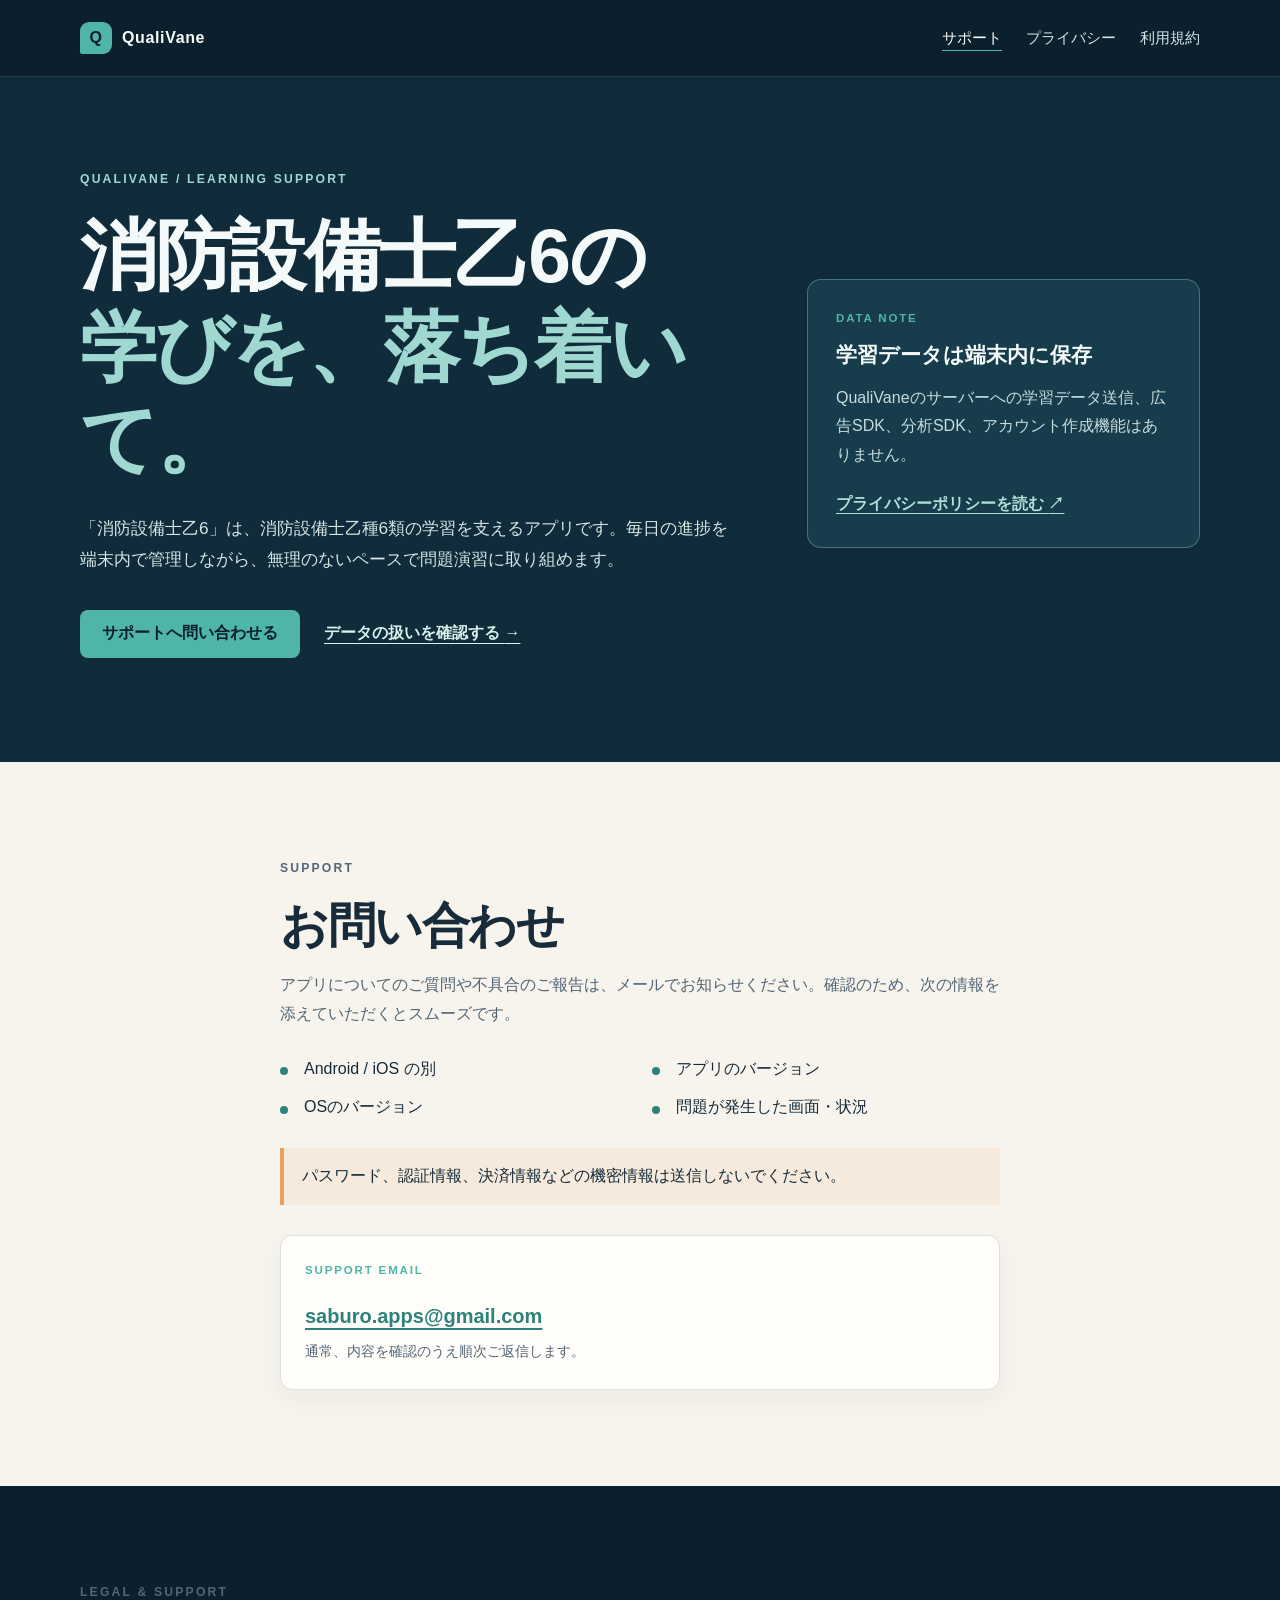
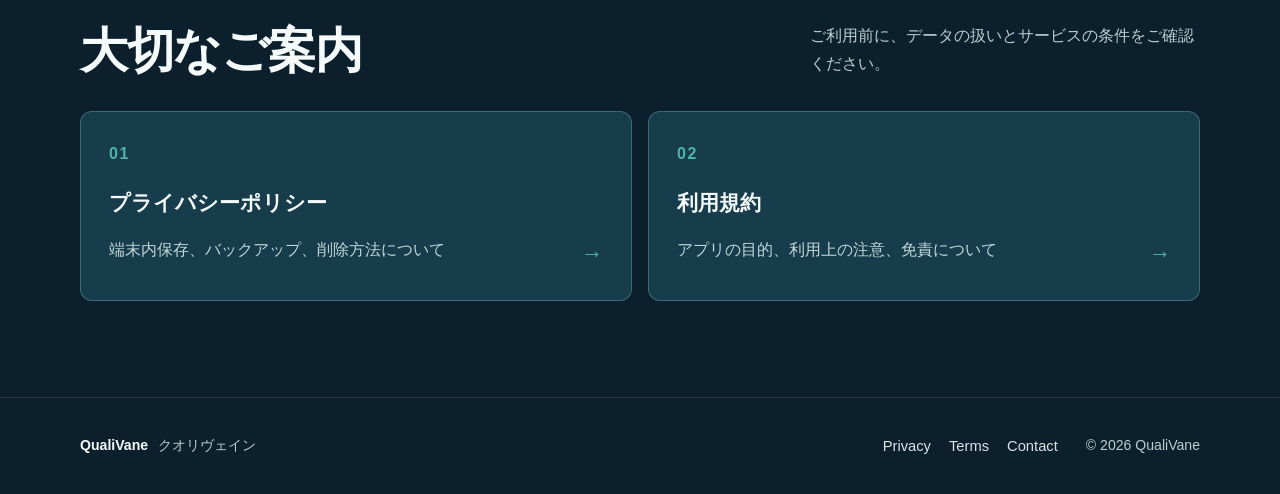
<file: index.html>
<!doctype html>
<html lang="ja">
<head>
  <meta charset="utf-8">
  <meta name="viewport" content="width=device-width, initial-scale=1">
  <meta name="description" content="QualiVaneが提供する消防設備士乙6学習アプリのサポート案内です。">
  <title>消防設備士乙6 | QualiVane</title>
  <link rel="icon" type="image/svg+xml" href="favicon.svg">
  <link rel="stylesheet" href="styles.css">
</head>
<body>
  <header class="site-header">
    <div class="container header-inner">
      <a class="brand" href="index.html" aria-label="QualiVane ホーム"><span class="brand-mark" aria-hidden="true">Q</span><span>QualiVane</span></a>
      <nav aria-label="メインナビゲーション"><a href="index.html" aria-current="page">サポート</a><a href="privacy.html">プライバシー</a><a href="terms.html">利用規約</a></nav>
    </div>
  </header>
  <main>
    <section class="hero"><div class="container hero-grid"><div>
      <p class="eyebrow">QUALIVANE / LEARNING SUPPORT</p>
      <h1>消防設備士乙6の<br><span>学びを、落ち着いて。</span></h1>
      <p class="hero-copy">「消防設備士乙6」は、消防設備士乙種6類の学習を支えるアプリです。毎日の進捗を端末内で管理しながら、無理のないペースで問題演習に取り組めます。</p>
      <div class="hero-actions"><a class="button button-primary" href="mailto:saburo.apps@gmail.com?subject=%E6%B6%88%E9%98%B2%E8%A8%AD%E5%82%99%E5%A3%AB%E4%B9%996%20%E3%82%B5%E3%83%9D%E3%83%BC%E3%83%88%E5%95%8F%E3%81%84%E5%90%88%E3%82%8F%E3%81%9B&amp;body=%E3%81%8A%E5%95%8F%E3%81%84%E5%90%88%E3%82%8F%E3%81%9B%E5%86%85%E5%AE%B9%EF%BC%9A%0A%0A%E3%82%A2%E3%83%97%E3%83%AA%E5%90%8D%EF%BC%9A%E6%B6%88%E9%98%B2%E8%A8%AD%E5%82%99%E5%A3%AB%E4%B9%996%0A%E4%BD%BF%E7%94%A8OS%EF%BC%9A%0A%E3%82%A2%E3%83%97%E3%83%AA%E3%83%90%E3%83%BC%E3%82%B8%E3%83%A7%E3%83%B3%EF%BC%9A">サポートへ問い合わせる</a><a class="text-link" href="privacy.html">データの扱いを確認する <span aria-hidden="true">→</span></a></div>
    </div><aside class="hero-note" aria-label="データ取り扱いの要点"><p class="note-label">DATA NOTE</p><strong>学習データは端末内に保存</strong><p>QualiVaneのサーバーへの学習データ送信、広告SDK、分析SDK、アカウント作成機能はありません。</p><a href="privacy.html">プライバシーポリシーを読む <span aria-hidden="true">↗</span></a></aside></div></section>
    <section class="section section-light" aria-labelledby="support-heading"><div class="container narrow"><p class="eyebrow">SUPPORT</p><h2 id="support-heading">お問い合わせ</h2><p>アプリについてのご質問や不具合のご報告は、メールでお知らせください。確認のため、次の情報を添えていただくとスムーズです。</p><ul class="check-list"><li>Android / iOS の別</li><li>アプリのバージョン</li><li>OSのバージョン</li><li>問題が発生した画面・状況</li></ul><p class="notice">パスワード、認証情報、決済情報などの機密情報は送信しないでください。</p><div class="contact-card"><span class="contact-label">SUPPORT EMAIL</span><a href="mailto:saburo.apps@gmail.com?subject=%E6%B6%88%E9%98%B2%E8%A8%AD%E5%82%99%E5%A3%AB%E4%B9%996%20%E3%82%B5%E3%83%9D%E3%83%BC%E3%83%88%E5%95%8F%E3%81%84%E5%90%88%E3%82%8F%E3%81%9B&amp;body=%E3%81%8A%E5%95%8F%E3%81%84%E5%90%88%E3%82%8F%E3%81%9B%E5%86%85%E5%AE%B9%EF%BC%9A%0A%0A%E3%82%A2%E3%83%97%E3%83%AA%E5%90%8D%EF%BC%9A%E6%B6%88%E9%98%B2%E8%A8%AD%E5%82%99%E5%A3%AB%E4%B9%996%0A%E4%BD%BF%E7%94%A8OS%EF%BC%9A%0A%E3%82%A2%E3%83%97%E3%83%AA%E3%83%90%E3%83%BC%E3%82%B8%E3%83%A7%E3%83%B3%EF%BC%9A">saburo.apps@gmail.com</a><span class="contact-note">通常、内容を確認のうえ順次ご返信します。</span></div></div></section>
    <section class="section section-dark" aria-labelledby="links-heading"><div class="container"><div class="section-heading-row"><div><p class="eyebrow eyebrow-muted">LEGAL &amp; SUPPORT</p><h2 id="links-heading">大切なご案内</h2></div><p class="section-intro">ご利用前に、データの扱いとサービスの条件をご確認ください。</p></div><div class="link-grid"><a class="link-card" href="privacy.html"><span class="card-index">01</span><strong>プライバシーポリシー</strong><span>端末内保存、バックアップ、削除方法について</span><span class="card-arrow" aria-hidden="true">→</span></a><a class="link-card" href="terms.html"><span class="card-index">02</span><strong>利用規約</strong><span>アプリの目的、利用上の注意、免責について</span><span class="card-arrow" aria-hidden="true">→</span></a></div></div></section>
  </main>
  <footer class="site-footer"><div class="container footer-inner"><div><strong>QualiVane</strong><span>クオリヴェイン</span></div><div class="footer-links"><a href="privacy.html">Privacy</a><a href="terms.html">Terms</a><a href="mailto:saburo.apps@gmail.com?subject=%E6%B6%88%E9%98%B2%E8%A8%AD%E5%82%99%E5%A3%AB%E4%B9%996%20%E3%82%B5%E3%83%9D%E3%83%BC%E3%83%88%E5%95%8F%E3%81%84%E5%90%88%E3%82%8F%E3%81%9B&amp;body=%E3%81%8A%E5%95%8F%E3%81%84%E5%90%88%E3%82%8F%E3%81%9B%E5%86%85%E5%AE%B9%EF%BC%9A%0A%0A%E3%82%A2%E3%83%97%E3%83%AA%E5%90%8D%EF%BC%9A%E6%B6%88%E9%98%B2%E8%A8%AD%E5%82%99%E5%A3%AB%E4%B9%996%0A%E4%BD%BF%E7%94%A8OS%EF%BC%9A%0A%E3%82%A2%E3%83%97%E3%83%AA%E3%83%90%E3%83%BC%E3%82%B8%E3%83%A7%E3%83%B3%EF%BC%9A">Contact</a></div><p>© 2026 QualiVane</p></div></footer>
</body>
</html>
</file>
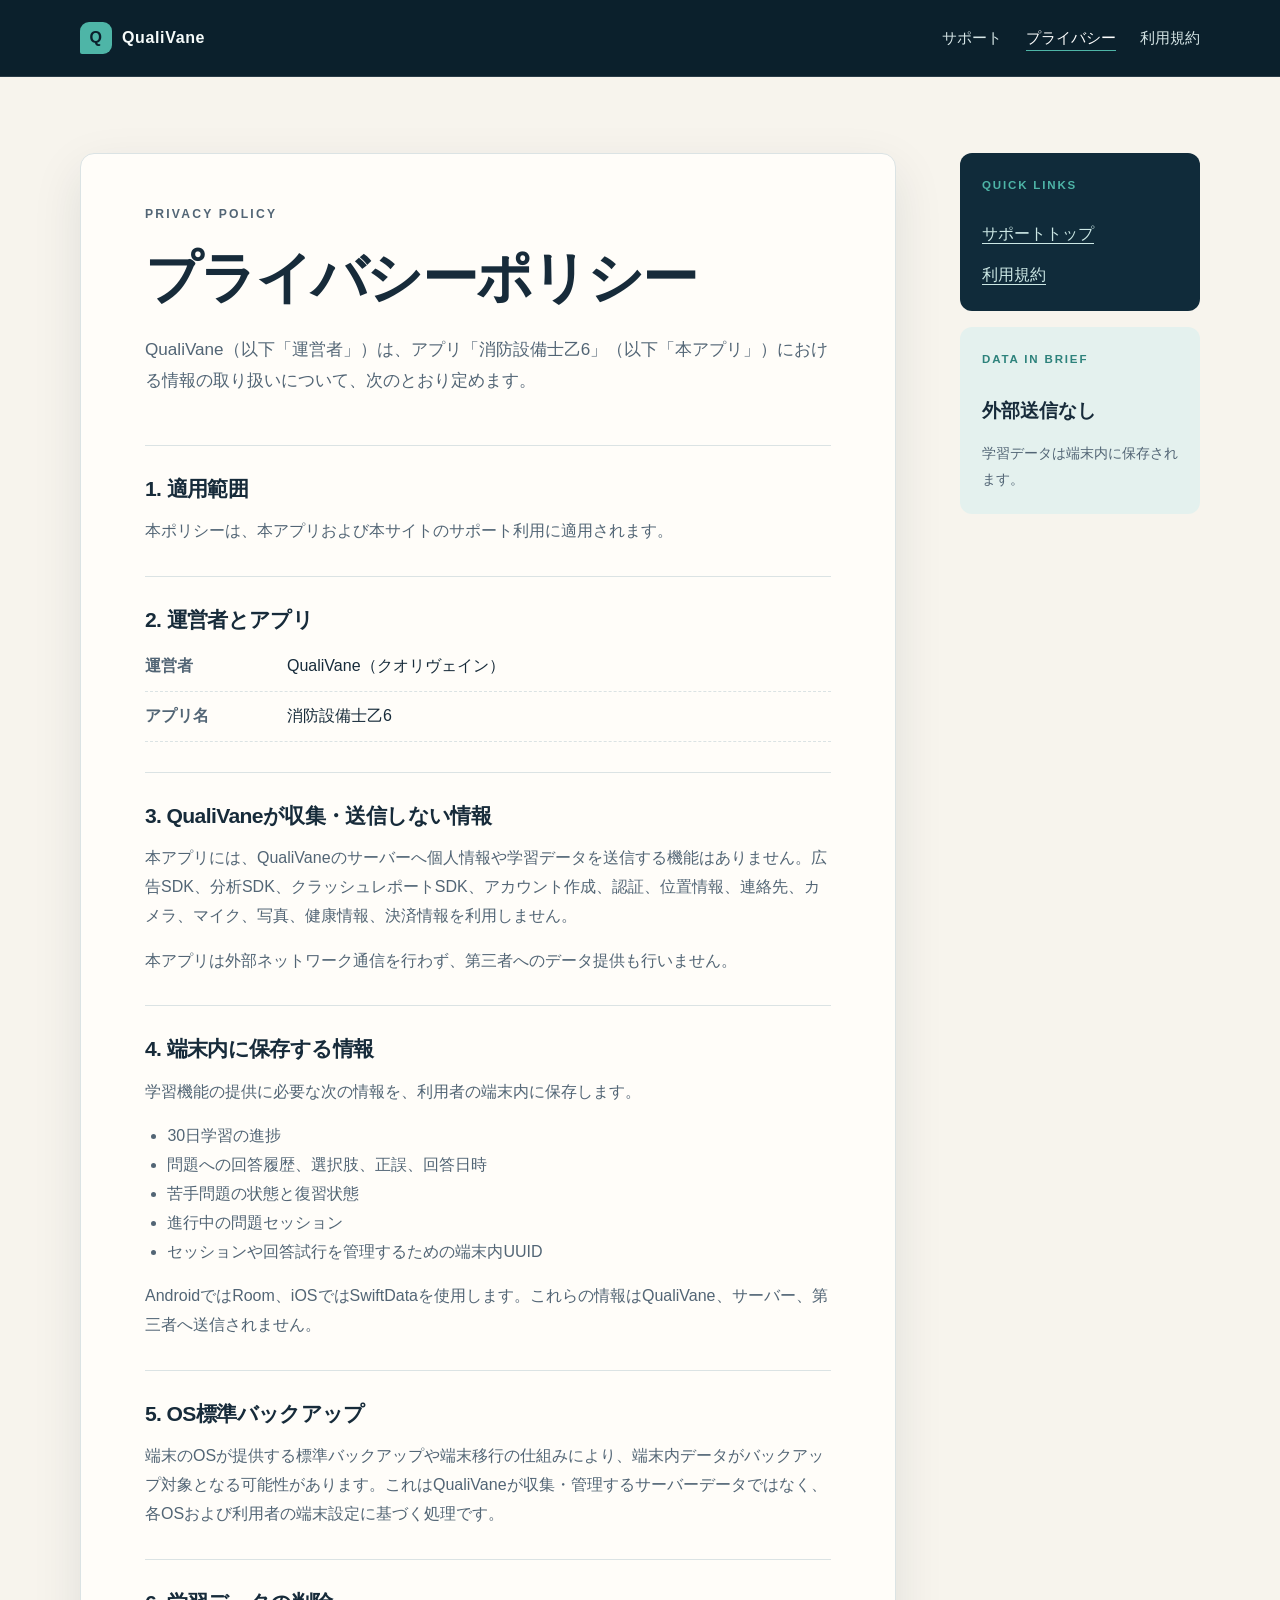
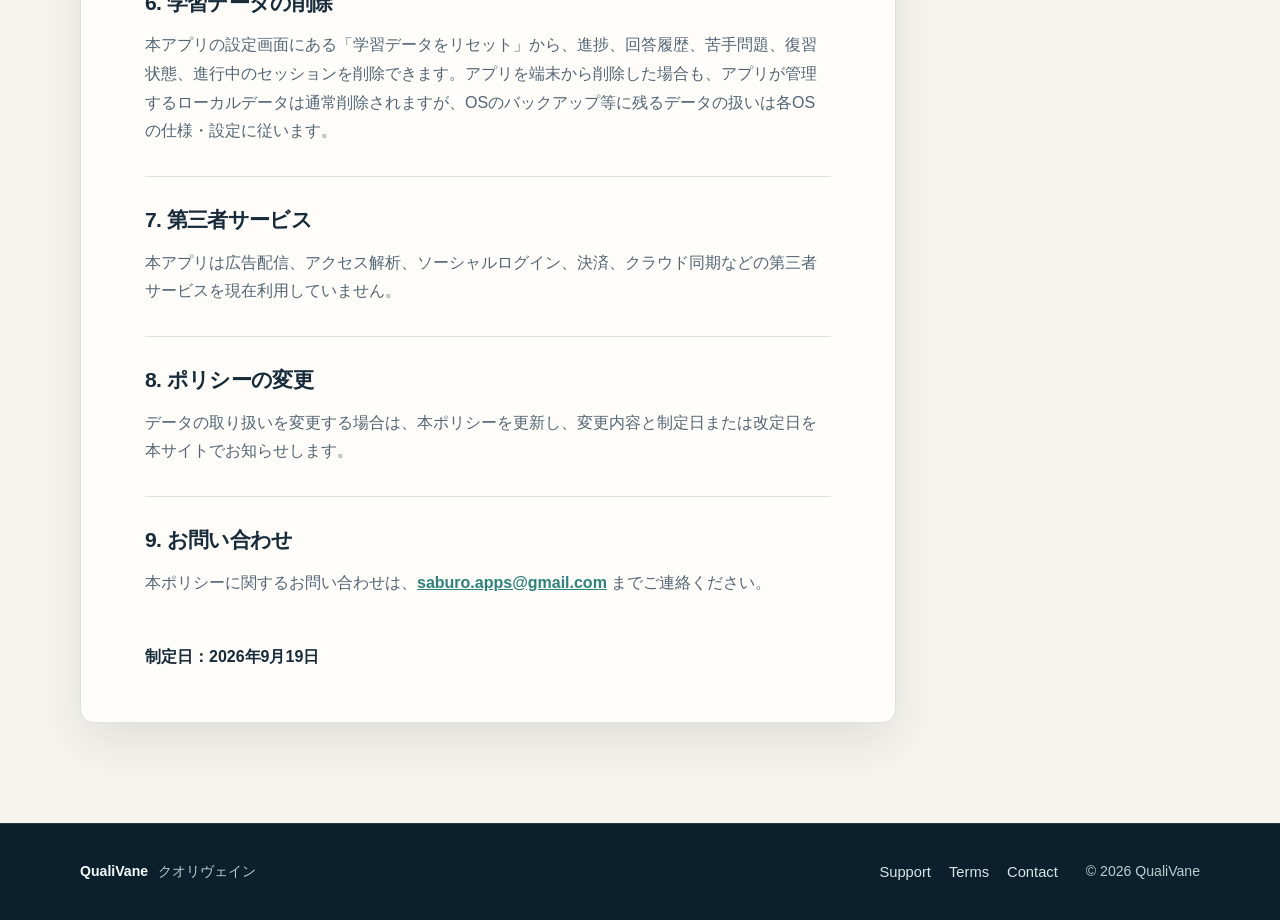
<file: privacy.html>
<!doctype html>
<html lang="ja">
<head>
  <meta charset="utf-8">
  <meta name="viewport" content="width=device-width, initial-scale=1">
  <meta name="description" content="消防設備士乙6アプリのプライバシーポリシー。QualiVaneによるデータの取り扱いをご案内します。">
  <title>プライバシーポリシー | 消防設備士乙6</title>
  <link rel="icon" type="image/svg+xml" href="favicon.svg"><link rel="stylesheet" href="styles.css">
</head>
<body>
  <header class="site-header"><div class="container header-inner"><a class="brand" href="index.html" aria-label="QualiVane ホーム"><span class="brand-mark" aria-hidden="true">Q</span><span>QualiVane</span></a><nav aria-label="メインナビゲーション"><a href="index.html">サポート</a><a href="privacy.html" aria-current="page">プライバシー</a><a href="terms.html">利用規約</a></nav></div></header>
  <main class="legal-main"><div class="container legal-layout"><article class="legal-document"><p class="eyebrow">PRIVACY POLICY</p><h1>プライバシーポリシー</h1><p class="lead">QualiVane（以下「運営者」）は、アプリ「消防設備士乙6」（以下「本アプリ」）における情報の取り扱いについて、次のとおり定めます。</p>
    <section><h2>1. 適用範囲</h2><p>本ポリシーは、本アプリおよび本サイトのサポート利用に適用されます。</p></section>
    <section><h2>2. 運営者とアプリ</h2><dl class="facts"><div><dt>運営者</dt><dd>QualiVane（クオリヴェイン）</dd></div><div><dt>アプリ名</dt><dd>消防設備士乙6</dd></div></dl></section>
    <section><h2>3. QualiVaneが収集・送信しない情報</h2><p>本アプリには、QualiVaneのサーバーへ個人情報や学習データを送信する機能はありません。広告SDK、分析SDK、クラッシュレポートSDK、アカウント作成、認証、位置情報、連絡先、カメラ、マイク、写真、健康情報、決済情報を利用しません。</p><p>本アプリは外部ネットワーク通信を行わず、第三者へのデータ提供も行いません。</p></section>
    <section><h2>4. 端末内に保存する情報</h2><p>学習機能の提供に必要な次の情報を、利用者の端末内に保存します。</p><ul><li>30日学習の進捗</li><li>問題への回答履歴、選択肢、正誤、回答日時</li><li>苦手問題の状態と復習状態</li><li>進行中の問題セッション</li><li>セッションや回答試行を管理するための端末内UUID</li></ul><p>AndroidではRoom、iOSではSwiftDataを使用します。これらの情報はQualiVane、サーバー、第三者へ送信されません。</p></section>
    <section><h2>5. OS標準バックアップ</h2><p>端末のOSが提供する標準バックアップや端末移行の仕組みにより、端末内データがバックアップ対象となる可能性があります。これはQualiVaneが収集・管理するサーバーデータではなく、各OSおよび利用者の端末設定に基づく処理です。</p></section>
    <section><h2>6. 学習データの削除</h2><p>本アプリの設定画面にある「学習データをリセット」から、進捗、回答履歴、苦手問題、復習状態、進行中のセッションを削除できます。アプリを端末から削除した場合も、アプリが管理するローカルデータは通常削除されますが、OSのバックアップ等に残るデータの扱いは各OSの仕様・設定に従います。</p></section>
    <section><h2>7. 第三者サービス</h2><p>本アプリは広告配信、アクセス解析、ソーシャルログイン、決済、クラウド同期などの第三者サービスを現在利用していません。</p></section>
    <section><h2>8. ポリシーの変更</h2><p>データの取り扱いを変更する場合は、本ポリシーを更新し、変更内容と制定日または改定日を本サイトでお知らせします。</p></section>
    <section><h2>9. お問い合わせ</h2><p>本ポリシーに関するお問い合わせは、<a href="mailto:saburo.apps@gmail.com">saburo.apps@gmail.com</a> までご連絡ください。</p></section>
    <p class="effective-date">制定日：2026年9月19日</p></article>
    <aside class="legal-aside"><div class="aside-card"><span class="aside-label">QUICK LINKS</span><a href="index.html">サポートトップ</a><a href="terms.html">利用規約</a></div><div class="aside-card aside-note"><span class="aside-label">DATA IN BRIEF</span><strong>外部送信なし</strong><span>学習データは端末内に保存されます。</span></div></aside>
  </div></main>
  <footer class="site-footer"><div class="container footer-inner"><div><strong>QualiVane</strong><span>クオリヴェイン</span></div><div class="footer-links"><a href="index.html">Support</a><a href="terms.html">Terms</a><a href="mailto:saburo.apps@gmail.com">Contact</a></div><p>© 2026 QualiVane</p></div></footer>
</body>
</html>
</file>
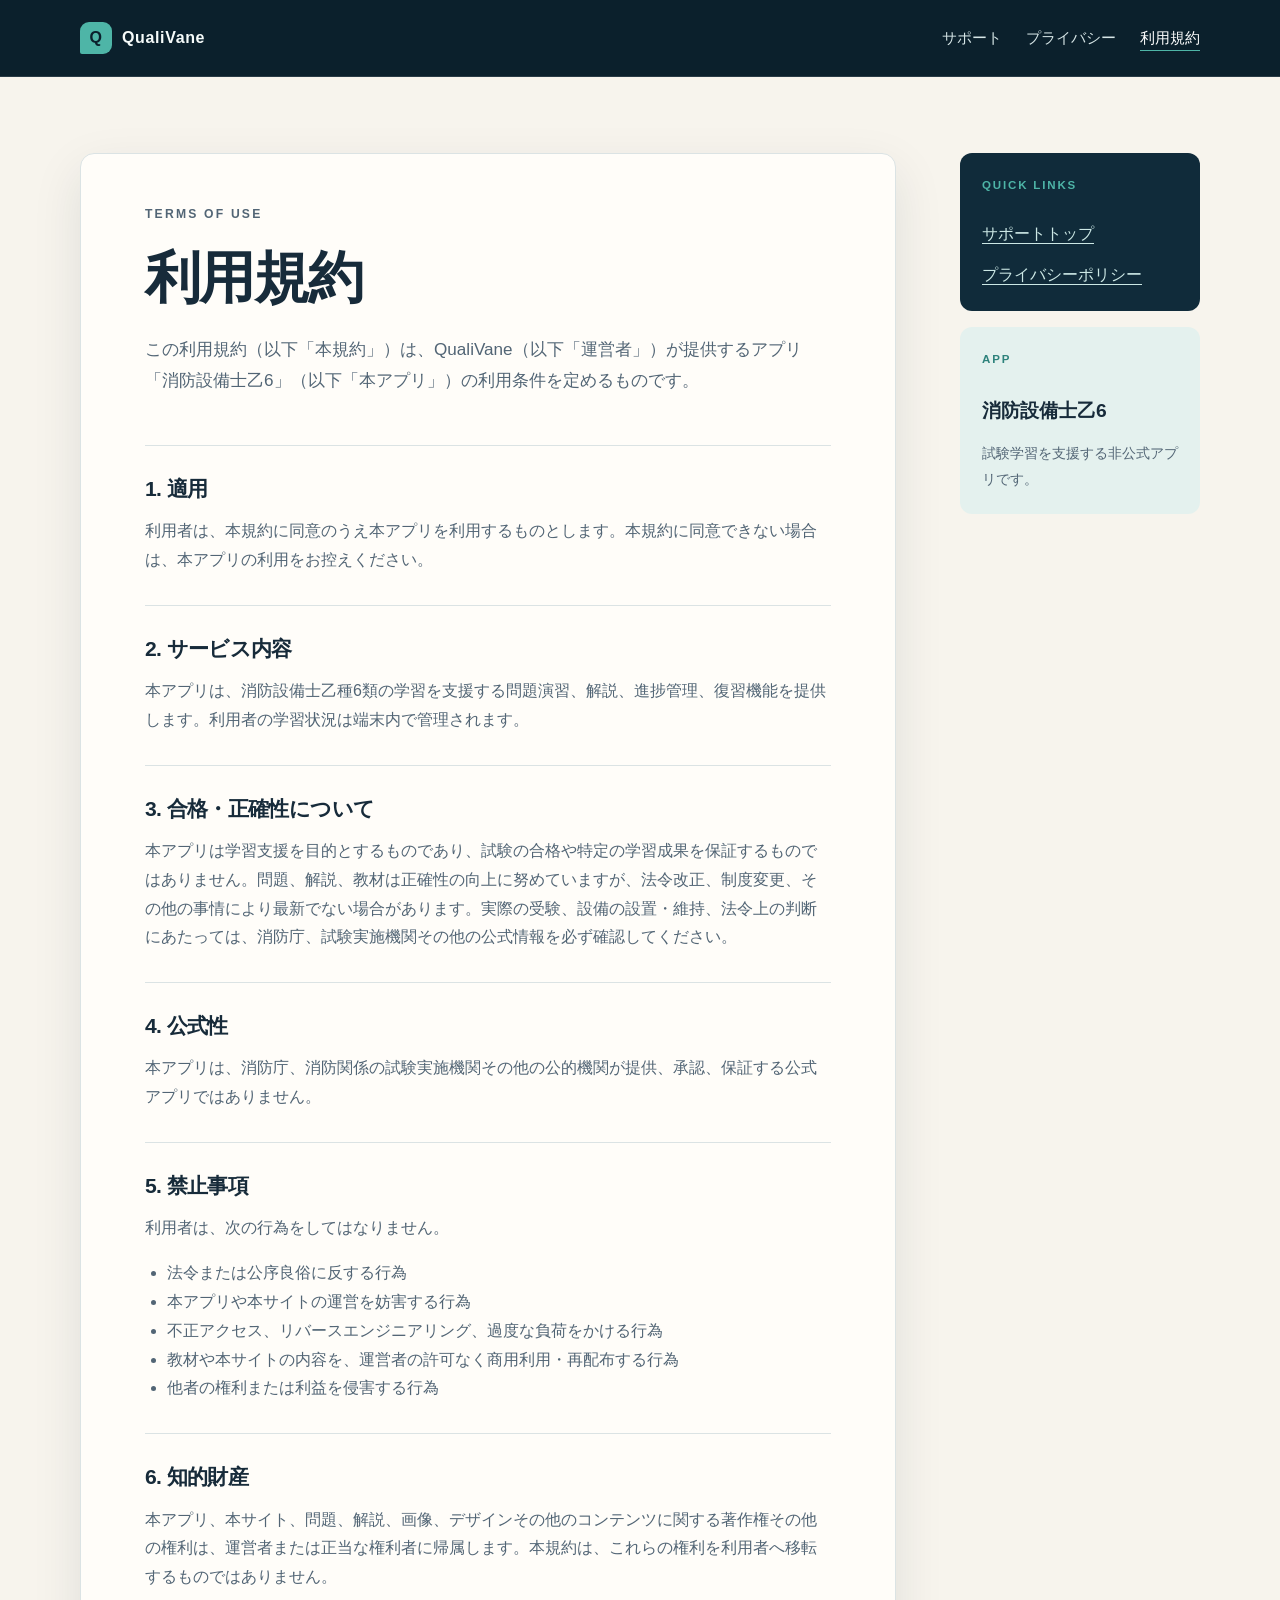
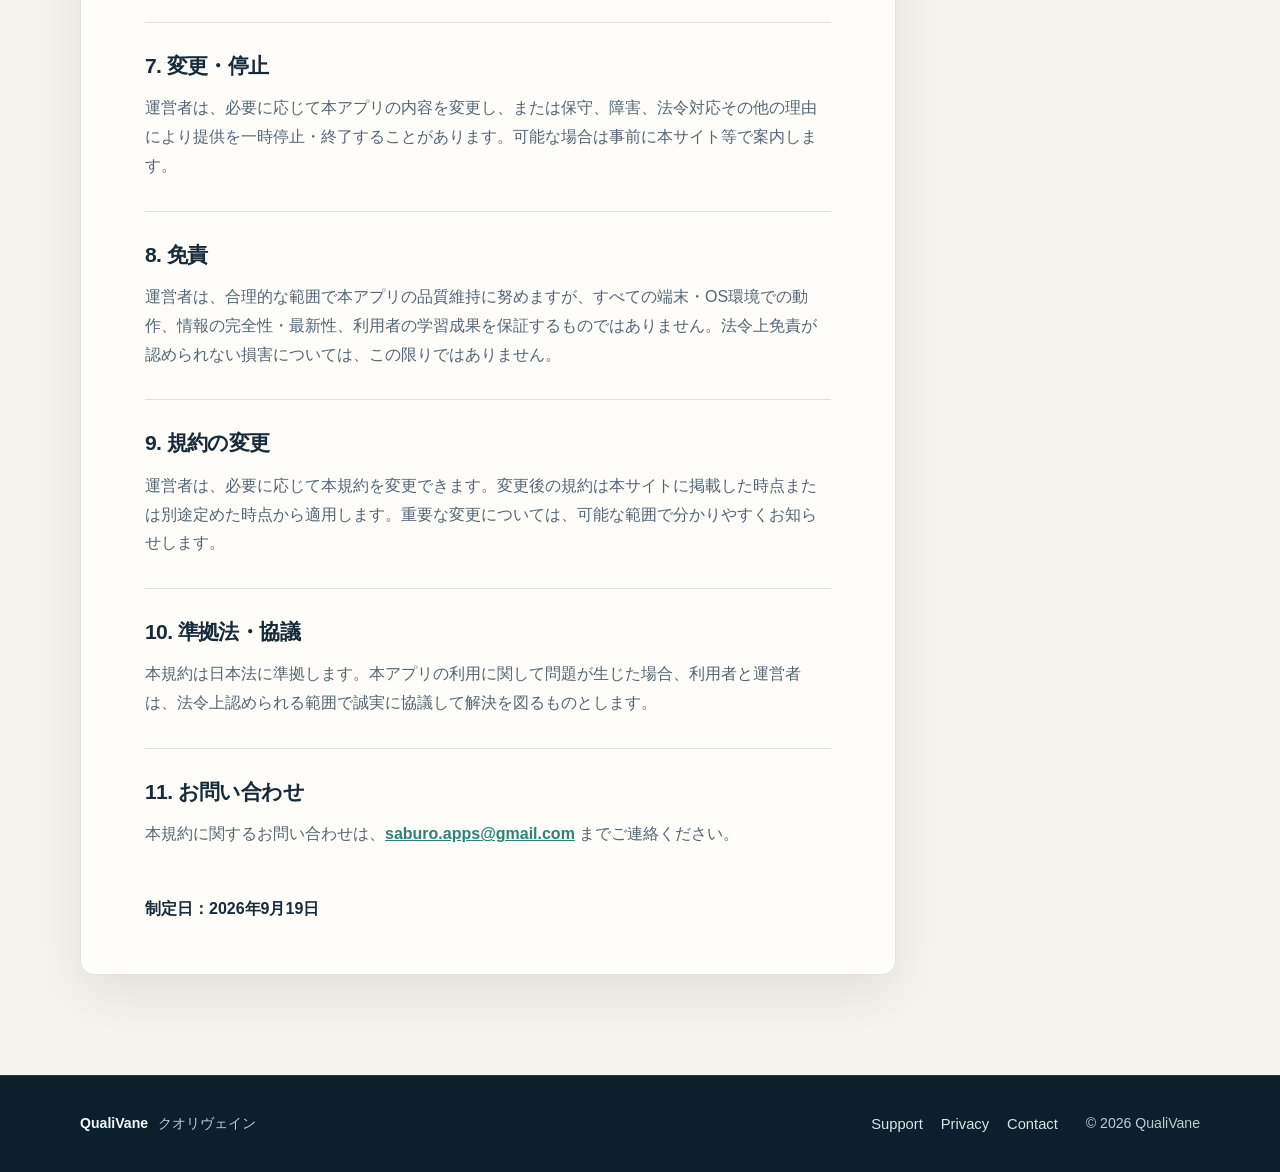
<file: terms.html>
<!doctype html>
<html lang="ja">
<head>
  <meta charset="utf-8">
  <meta name="viewport" content="width=device-width, initial-scale=1">
  <meta name="description" content="消防設備士乙6アプリの利用規約。QualiVaneが提供する学習支援サービスの条件をご案内します。">
  <title>利用規約 | 消防設備士乙6</title>
  <link rel="icon" type="image/svg+xml" href="favicon.svg"><link rel="stylesheet" href="styles.css">
</head>
<body>
  <header class="site-header"><div class="container header-inner"><a class="brand" href="index.html" aria-label="QualiVane ホーム"><span class="brand-mark" aria-hidden="true">Q</span><span>QualiVane</span></a><nav aria-label="メインナビゲーション"><a href="index.html">サポート</a><a href="privacy.html">プライバシー</a><a href="terms.html" aria-current="page">利用規約</a></nav></div></header>
  <main class="legal-main"><div class="container legal-layout"><article class="legal-document"><p class="eyebrow">TERMS OF USE</p><h1>利用規約</h1><p class="lead">この利用規約（以下「本規約」）は、QualiVane（以下「運営者」）が提供するアプリ「消防設備士乙6」（以下「本アプリ」）の利用条件を定めるものです。</p>
    <section><h2>1. 適用</h2><p>利用者は、本規約に同意のうえ本アプリを利用するものとします。本規約に同意できない場合は、本アプリの利用をお控えください。</p></section>
    <section><h2>2. サービス内容</h2><p>本アプリは、消防設備士乙種6類の学習を支援する問題演習、解説、進捗管理、復習機能を提供します。利用者の学習状況は端末内で管理されます。</p></section>
    <section><h2>3. 合格・正確性について</h2><p>本アプリは学習支援を目的とするものであり、試験の合格や特定の学習成果を保証するものではありません。問題、解説、教材は正確性の向上に努めていますが、法令改正、制度変更、その他の事情により最新でない場合があります。実際の受験、設備の設置・維持、法令上の判断にあたっては、消防庁、試験実施機関その他の公式情報を必ず確認してください。</p></section>
    <section><h2>4. 公式性</h2><p>本アプリは、消防庁、消防関係の試験実施機関その他の公的機関が提供、承認、保証する公式アプリではありません。</p></section>
    <section><h2>5. 禁止事項</h2><p>利用者は、次の行為をしてはなりません。</p><ul><li>法令または公序良俗に反する行為</li><li>本アプリや本サイトの運営を妨害する行為</li><li>不正アクセス、リバースエンジニアリング、過度な負荷をかける行為</li><li>教材や本サイトの内容を、運営者の許可なく商用利用・再配布する行為</li><li>他者の権利または利益を侵害する行為</li></ul></section>
    <section><h2>6. 知的財産</h2><p>本アプリ、本サイト、問題、解説、画像、デザインその他のコンテンツに関する著作権その他の権利は、運営者または正当な権利者に帰属します。本規約は、これらの権利を利用者へ移転するものではありません。</p></section>
    <section><h2>7. 変更・停止</h2><p>運営者は、必要に応じて本アプリの内容を変更し、または保守、障害、法令対応その他の理由により提供を一時停止・終了することがあります。可能な場合は事前に本サイト等で案内します。</p></section>
    <section><h2>8. 免責</h2><p>運営者は、合理的な範囲で本アプリの品質維持に努めますが、すべての端末・OS環境での動作、情報の完全性・最新性、利用者の学習成果を保証するものではありません。法令上免責が認められない損害については、この限りではありません。</p></section>
    <section><h2>9. 規約の変更</h2><p>運営者は、必要に応じて本規約を変更できます。変更後の規約は本サイトに掲載した時点または別途定めた時点から適用します。重要な変更については、可能な範囲で分かりやすくお知らせします。</p></section>
    <section><h2>10. 準拠法・協議</h2><p>本規約は日本法に準拠します。本アプリの利用に関して問題が生じた場合、利用者と運営者は、法令上認められる範囲で誠実に協議して解決を図るものとします。</p></section>
    <section><h2>11. お問い合わせ</h2><p>本規約に関するお問い合わせは、<a href="mailto:saburo.apps@gmail.com">saburo.apps@gmail.com</a> までご連絡ください。</p></section>
    <p class="effective-date">制定日：2026年9月19日</p></article>
    <aside class="legal-aside"><div class="aside-card"><span class="aside-label">QUICK LINKS</span><a href="index.html">サポートトップ</a><a href="privacy.html">プライバシーポリシー</a></div><div class="aside-card aside-note"><span class="aside-label">APP</span><strong>消防設備士乙6</strong><span>試験学習を支援する非公式アプリです。</span></div></aside>
  </div></main>
  <footer class="site-footer"><div class="container footer-inner"><div><strong>QualiVane</strong><span>クオリヴェイン</span></div><div class="footer-links"><a href="index.html">Support</a><a href="privacy.html">Privacy</a><a href="mailto:saburo.apps@gmail.com">Contact</a></div><p>© 2026 QualiVane</p></div></footer>
</body>
</html>
</file>
<file: styles.css>
:root{--ink:#172b3a;--ink-soft:#526575;--navy:#102b3a;--navy-deep:#0b202c;--teal:#4eb5a7;--teal-dark:#2d827b;--cream:#f7f4ed;--paper:#fffdf9;--line:#dbe3e4;--accent:#e7a35d;--shadow:0 18px 50px rgba(14,40,54,.10)}
*{box-sizing:border-box}html{scroll-behavior:smooth}body{margin:0;color:var(--ink);background:var(--paper);font-family:-apple-system,BlinkMacSystemFont,"Hiragino Sans","Yu Gothic",Meiryo,sans-serif;font-size:16px;line-height:1.8}a{color:inherit}a:focus-visible{outline:3px solid var(--accent);outline-offset:4px;border-radius:3px}.container{width:min(1120px,calc(100% - 40px));margin:0 auto}.narrow{width:min(720px,calc(100% - 40px))}.site-header{background:var(--navy-deep);color:#f6fbfa;border-bottom:1px solid rgba(255,255,255,.12)}.header-inner{min-height:76px;display:flex;align-items:center;justify-content:space-between;gap:28px}.brand{display:inline-flex;align-items:center;gap:10px;text-decoration:none;font-weight:700;letter-spacing:.04em}.brand-mark{display:grid;place-items:center;width:32px;height:32px;color:var(--navy-deep);background:var(--teal);border-radius:9px 9px 9px 2px;font-weight:800}nav{display:flex;gap:24px}nav a,.footer-links a{color:#d6e5e6;text-decoration:none;font-size:.92rem}nav a:hover,.footer-links a:hover{color:#fff}nav a[aria-current=page]{color:#fff;text-decoration:underline;text-decoration-color:var(--teal);text-underline-offset:7px}.hero{color:#f4faf9;background:var(--navy);padding:92px 0 104px}.hero-grid{display:grid;grid-template-columns:minmax(0,1.25fr) minmax(280px,.75fr);gap:72px;align-items:center}.eyebrow{margin:0 0 18px;color:var(--teal-dark);font-size:.76rem;font-weight:800;letter-spacing:.18em}.hero .eyebrow,.eyebrow-muted{color:#9fd8d0}h1,h2{margin:0;font-weight:750;letter-spacing:-.03em;line-height:1.2}h1{font-size:clamp(2.5rem,6vw,4.9rem)}.hero h1 span{color:#9fd8d0}.hero-copy{max-width:650px;margin:28px 0 0;color:#d7e5e5;font-size:1.08rem}.hero-actions{display:flex;flex-wrap:wrap;align-items:center;gap:24px;margin-top:34px}.button{display:inline-flex;align-items:center;justify-content:center;min-height:48px;padding:0 22px;border-radius:8px;font-weight:700;text-decoration:none}.button-primary{color:var(--navy-deep);background:var(--teal)}.button-primary:hover{background:#69c4b7}.text-link{color:#d9efec;font-weight:650;text-underline-offset:5px}.hero-note{padding:28px;background:#173c4b;border:1px solid rgba(159,216,208,.35);border-radius:14px;box-shadow:var(--shadow)}.note-label,.contact-label,.aside-label{display:block;margin:0 0 12px;color:var(--teal);font-size:.72rem;font-weight:800;letter-spacing:.16em}.hero-note strong{display:block;font-size:1.34rem;line-height:1.35}.hero-note p:not(.note-label){margin:14px 0 20px;color:#c7dcdd}.hero-note a{color:#aee0d8;font-weight:700;text-underline-offset:4px}.section{padding:96px 0}.section-light{background:var(--cream)}.section h2{font-size:clamp(2rem,4vw,3rem)}.section p{color:var(--ink-soft)}.check-list{display:grid;grid-template-columns:repeat(2,minmax(0,1fr));gap:10px 24px;padding:0;margin:26px 0;list-style:none}.check-list li{position:relative;padding-left:24px}.check-list li:before{content:"";position:absolute;left:0;top:.78em;width:8px;height:8px;background:var(--teal-dark);border-radius:50%}.notice{padding:14px 18px;border-left:4px solid var(--accent);background:rgba(231,163,93,.12);color:var(--ink)!important}.contact-card{display:grid;gap:5px;margin-top:30px;padding:24px;background:var(--paper);border:1px solid var(--line);border-radius:12px;box-shadow:0 8px 24px rgba(14,40,54,.05)}.contact-card a{width:fit-content;color:var(--teal-dark);font-size:1.25rem;font-weight:750;text-underline-offset:5px}.contact-note{color:var(--ink-soft);font-size:.9rem}.section-dark{color:#f5fbfa;background:var(--navy-deep)}.section-dark h2{color:#f5fbfa}.section-heading-row{display:flex;align-items:end;justify-content:space-between;gap:32px;margin-bottom:32px}.section-intro{max-width:390px;margin:0;color:#b9cecf!important}.link-grid{display:grid;grid-template-columns:repeat(2,minmax(0,1fr));gap:16px}.link-card{position:relative;display:grid;gap:8px;min-height:190px;padding:28px;color:#f5fbfa;background:#173c4b;border:1px solid rgba(159,216,208,.3);border-radius:12px;text-decoration:none;transition:transform .2s ease,border-color .2s ease}.link-card:hover{transform:translateY(-3px);border-color:var(--teal)}.card-index{color:var(--teal);font-weight:800;letter-spacing:.1em}.link-card strong{font-size:1.3rem}.link-card>span:not(.card-index):not(.card-arrow){color:#c2d8d9}.card-arrow{position:absolute;right:28px;bottom:26px;color:var(--teal);font-size:1.4rem}.site-footer{color:#b9cecf;background:var(--navy-deep);border-top:1px solid rgba(255,255,255,.1)}.footer-inner{display:grid;grid-template-columns:1fr auto auto;gap:28px;align-items:center;min-height:96px;font-size:.88rem}.footer-inner strong{color:#f5fbfa;margin-right:10px}.footer-inner p{margin:0}.footer-links{display:flex;gap:18px}.legal-main{background:var(--cream);padding:76px 0 100px}.legal-layout{display:grid;grid-template-columns:minmax(0,1fr) 240px;gap:64px;align-items:start}.legal-document{padding:50px clamp(24px,5vw,64px);background:var(--paper);border:1px solid var(--line);border-radius:14px;box-shadow:var(--shadow)}.legal-document h1{margin-bottom:24px;font-size:clamp(2.2rem,5vw,3.5rem)}.legal-document .lead{margin:0 0 48px;color:var(--ink-soft);font-size:1.07rem}.legal-document section{padding-top:30px;margin-top:30px;border-top:1px solid var(--line)}.legal-document h2{font-size:1.32rem}.legal-document p,.legal-document li{color:var(--ink-soft)}.legal-document ul{padding-left:1.4em}.legal-document a{color:var(--teal-dark);font-weight:700}.facts{display:grid;gap:10px;margin:20px 0 0}.facts div{display:grid;grid-template-columns:130px 1fr;gap:12px;padding-bottom:10px;border-bottom:1px dashed var(--line)}.facts dt{color:var(--ink-soft);font-weight:700}.facts dd{margin:0}.effective-date{margin:46px 0 0!important;color:var(--ink)!important;font-weight:700}.legal-aside{display:grid;gap:16px;position:sticky;top:24px}.aside-card{display:grid;gap:12px;padding:22px;background:var(--navy);color:#f5fbfa;border-radius:12px}.aside-card a{color:#cce8e5;text-underline-offset:4px}.aside-note{background:#e4f1ee;color:var(--ink)}.aside-note .aside-label{color:var(--teal-dark)}.aside-note strong{font-size:1.2rem}.aside-note span:last-child{color:var(--ink-soft);font-size:.9rem}@media(max-width:760px){.container,.narrow{width:min(100% - 32px,720px)}.header-inner{min-height:68px;align-items:flex-start;padding:15px 0;flex-direction:column;gap:10px}nav{gap:16px}.hero{padding:64px 0 72px}.hero-grid,.legal-layout{grid-template-columns:1fr;gap:32px}.section{padding:68px 0}.section-heading-row{display:block}.section-intro{margin-top:16px}.link-grid{grid-template-columns:1fr}.check-list{grid-template-columns:1fr}.legal-aside{position:static;grid-template-columns:repeat(2,minmax(0,1fr))}.footer-inner{grid-template-columns:1fr;gap:8px;padding:24px 0}}@media(max-width:480px){h1{font-size:2.55rem}.legal-aside{grid-template-columns:1fr}.facts div{grid-template-columns:1fr;gap:0}}@media(prefers-reduced-motion:reduce){html{scroll-behavior:auto}.link-card{transition:none}}
</file>
